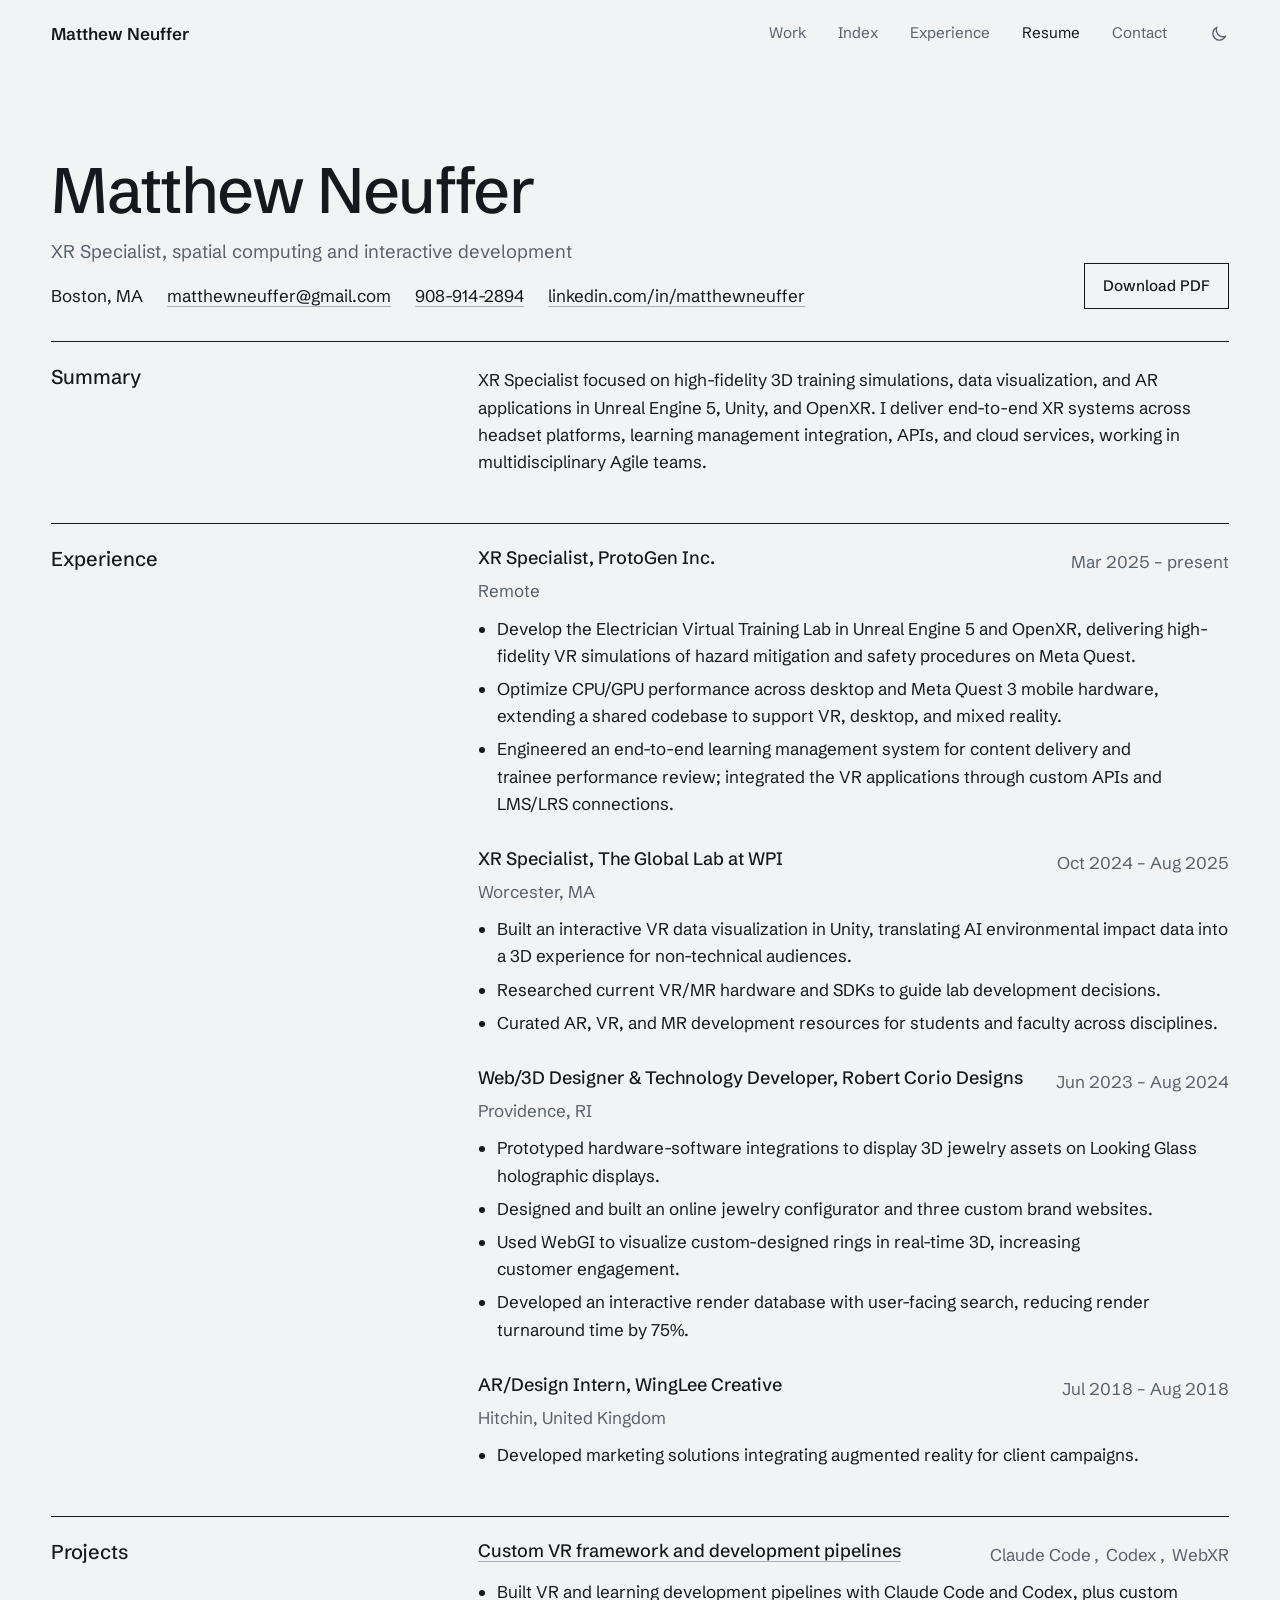
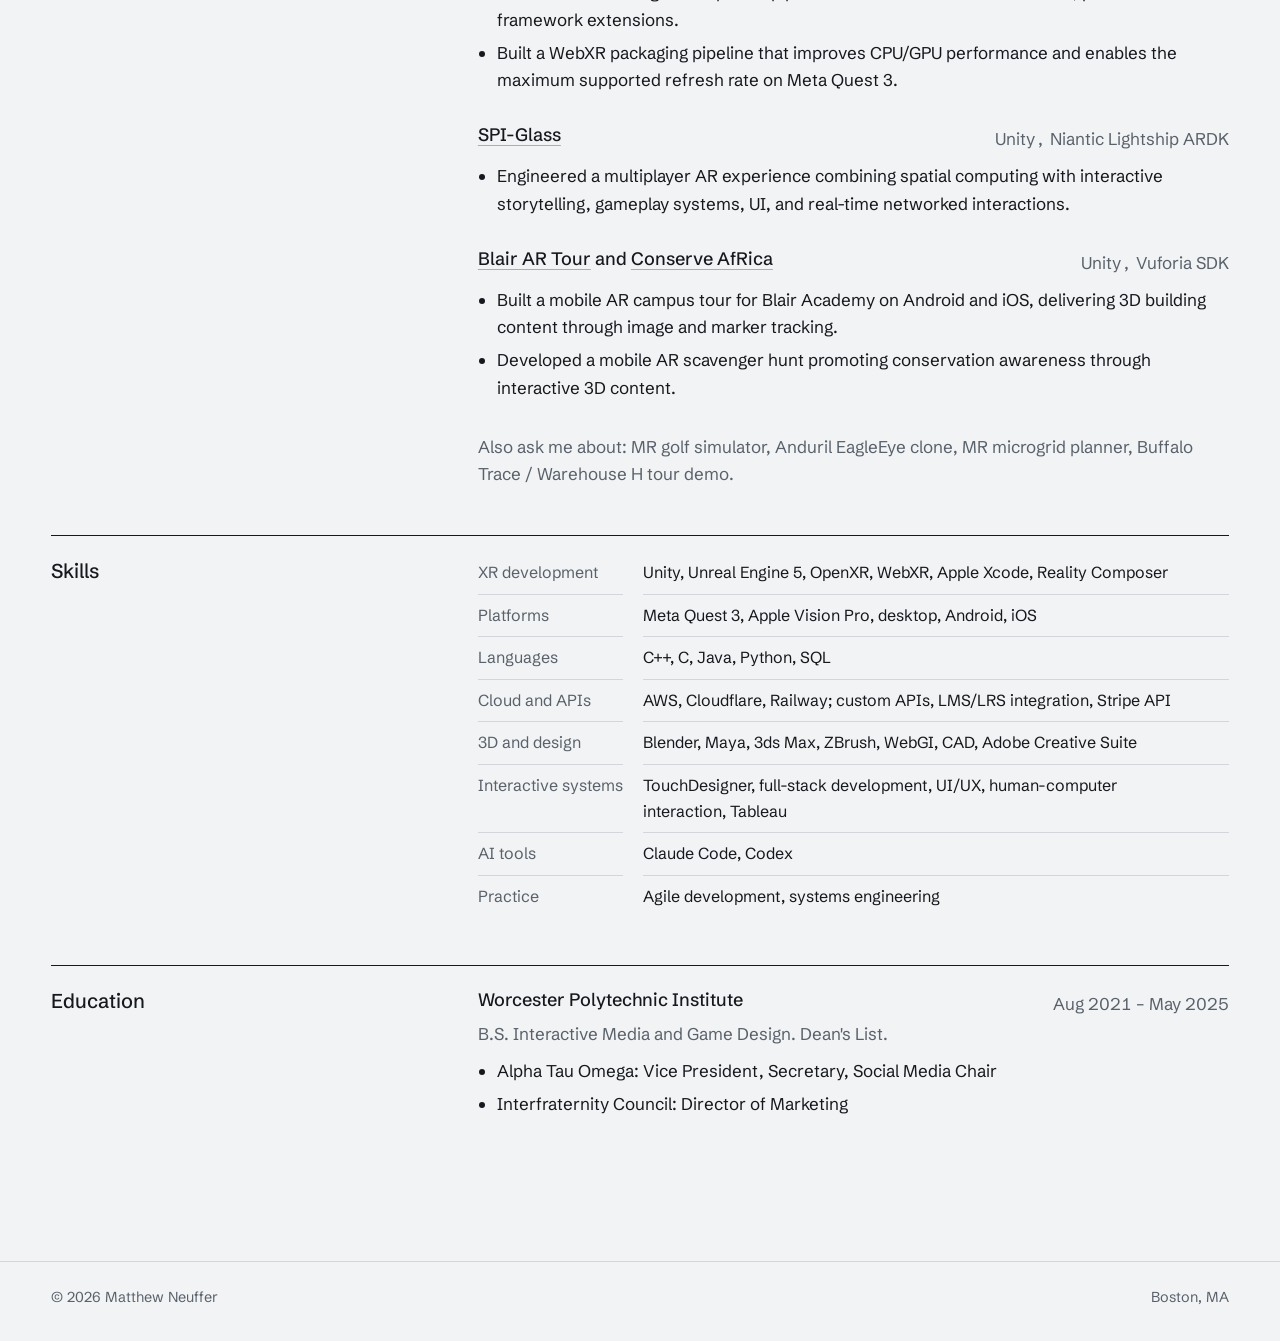
<file: resume.html>
<!DOCTYPE html>
<html lang="en">

<head>
    <meta charset="UTF-8">
    <meta name="viewport" content="width=device-width, initial-scale=1.0">
    <title>Resume, Matthew Neuffer</title>
    <meta name="description" content="Resume of Matthew Neuffer, XR Specialist: VR, AR, and mixed reality in Unreal Engine 5, Unity, and OpenXR.">
    <link rel="icon" href="images/MN.jpg">
    <script>
        try { if (localStorage.getItem('theme') === 'dark') document.documentElement.dataset.theme = 'dark'; } catch (e) { }
    </script>
    <link rel="preconnect" href="https://fonts.googleapis.com">
    <link rel="preconnect" href="https://fonts.gstatic.com" crossorigin>
    <link href="https://fonts.googleapis.com/css2?family=Schibsted+Grotesk:ital,wght@0,400..800;1,400..800&display=swap" rel="stylesheet">
    <link rel="stylesheet" href="styles.css">
    <!-- Matomo -->
    <script>
        var _paq = window._paq = window._paq || [];
        _paq.push(['trackPageView']);
        _paq.push(['enableLinkTracking']);
        (function () {
            var u = "//analytics.matthewneuffer.com/";
            _paq.push(['setTrackerUrl', u + 'matomo.php']);
            _paq.push(['setSiteId', '1']);
            var d = document, g = d.createElement('script'), s = d.getElementsByTagName('script')[0];
            g.async = true; g.src = u + 'matomo.js'; s.parentNode.insertBefore(g, s);
        })();
    </script>
    <!-- End Matomo Code -->
</head>

<body>
    <header class="site-nav">
        <div class="nav-inner">
            <a class="nav-name" href="index.html">Matthew Neuffer</a>
            <nav class="nav-links" id="nav-links" aria-label="Main">
                <a href="index.html#work">Work</a>
                <a href="index.html#index">Index</a>
                <a href="index.html#experience">Experience</a>
                <a href="resume.html" aria-current="page">Resume</a>
                <a href="index.html#contact">Contact</a>
            </nav>
            <button class="theme-toggle" type="button" aria-label="Switch to dark theme">
                <svg class="icon-moon" viewBox="0 0 24 24" width="20" height="20" aria-hidden="true"><path d="M20 14.5A8 8 0 0 1 9.5 4a8 8 0 1 0 10.5 10.5z" fill="none" stroke="currentColor" stroke-width="1.6" stroke-linejoin="round"/></svg>
                <svg class="icon-sun" viewBox="0 0 24 24" width="20" height="20" aria-hidden="true"><circle cx="12" cy="12" r="4" fill="none" stroke="currentColor" stroke-width="1.6"/><path d="M12 2.5v2.5M12 19v2.5M2.5 12H5M19 12h2.5M5.3 5.3l1.8 1.8M16.9 16.9l1.8 1.8M5.3 18.7l1.8-1.8M16.9 7.1l1.8-1.8" stroke="currentColor" stroke-width="1.6" stroke-linecap="round"/></svg>
            </button>
            <button class="nav-toggle" type="button" aria-controls="nav-links" aria-expanded="false">Menu</button>
        </div>
    </header>

    <main class="doc">
        <header class="doc-head">
            <div>
                <h1>Matthew Neuffer</h1>
                <p class="role">XR Specialist, spatial computing and interactive development</p>
                <ul class="doc-contact">
                    <li>Boston, MA</li>
                    <li><a href="mailto:matthewneuffer@gmail.com">matthewneuffer@gmail.com</a></li>
                    <li><a href="tel:+19089142894">908-914-2894</a></li>
                    <li><a href="https://www.linkedin.com/in/matthewneuffer">linkedin.com/in/matthewneuffer</a></li>
                </ul>
            </div>
            <a class="button" href="Resume/Matthew Neuffer Resume.pdf" download>Download PDF</a>
        </header>

        <section class="doc-section">
            <h2>Summary</h2>
            <div>
                <p>XR Specialist focused on high-fidelity 3D training simulations, data visualization, and AR applications in Unreal Engine 5, Unity, and OpenXR. I deliver end-to-end XR systems across headset platforms, learning management integration, APIs, and cloud services, working in multidisciplinary Agile teams.</p>
            </div>
        </section>

        <section class="doc-section">
            <h2>Experience</h2>
            <div>
                <div class="entry">
                    <div class="entry-head">
                        <h3>XR Specialist, ProtoGen Inc.</h3>
                        <span class="when">Mar 2025 – present</span>
                    </div>
                    <p class="where">Remote</p>
                    <ul>
                        <li>Develop the Electrician Virtual Training Lab in Unreal Engine 5 and OpenXR, delivering high-fidelity VR simulations of hazard mitigation and safety procedures on Meta Quest.</li>
                        <li>Optimize CPU/GPU performance across desktop and Meta Quest 3 mobile hardware, extending a shared codebase to support VR, desktop, and mixed reality.</li>
                        <li>Engineered an end-to-end learning management system for content delivery and trainee performance review; integrated the VR applications through custom APIs and LMS/LRS connections.</li>
                    </ul>
                </div>
                <div class="entry">
                    <div class="entry-head">
                        <h3>XR Specialist, The Global Lab at WPI</h3>
                        <span class="when">Oct 2024 – Aug 2025</span>
                    </div>
                    <p class="where">Worcester, MA</p>
                    <ul>
                        <li>Built an interactive VR data visualization in Unity, translating AI environmental impact data into a 3D experience for non-technical audiences.</li>
                        <li>Researched current VR/MR hardware and SDKs to guide lab development decisions.</li>
                        <li>Curated AR, VR, and MR development resources for students and faculty across disciplines.</li>
                    </ul>
                </div>
                <div class="entry">
                    <div class="entry-head">
                        <h3>Web/3D Designer &amp; Technology Developer, Robert Corio Designs</h3>
                        <span class="when">Jun 2023 – Aug 2024</span>
                    </div>
                    <p class="where">Providence, RI</p>
                    <ul>
                        <li>Prototyped hardware-software integrations to display 3D jewelry assets on Looking Glass holographic displays.</li>
                        <li>Designed and built an online jewelry configurator and three custom brand websites.</li>
                        <li>Used WebGI to visualize custom-designed rings in real-time 3D, increasing customer engagement.</li>
                        <li>Developed an interactive render database with user-facing search, reducing render turnaround time by 75%.</li>
                    </ul>
                </div>
                <div class="entry">
                    <div class="entry-head">
                        <h3>AR/Design Intern, WingLee Creative</h3>
                        <span class="when">Jul 2018 – Aug 2018</span>
                    </div>
                    <p class="where">Hitchin, United Kingdom</p>
                    <ul>
                        <li>Developed marketing solutions integrating augmented reality for client campaigns.</li>
                    </ul>
                </div>
            </div>
        </section>

        <section class="doc-section">
            <h2>Projects</h2>
            <div>
                <div class="entry">
                    <div class="entry-head">
                        <h3><a href="index.html#project/vr-framework-webxr-pipeline">Custom VR framework and development pipelines</a></h3>
                        <span class="when">Claude Code, Codex, WebXR</span>
                    </div>
                    <ul>
                        <li>Built VR and learning development pipelines with Claude Code and Codex, plus custom framework extensions.</li>
                        <li>Built a WebXR packaging pipeline that improves CPU/GPU performance and enables the maximum supported refresh rate on Meta Quest 3.</li>
                    </ul>
                </div>
                <div class="entry">
                    <div class="entry-head">
                        <h3><a href="index.html#project/spi-glass">SPI-Glass</a></h3>
                        <span class="when">Unity, Niantic Lightship ARDK</span>
                    </div>
                    <ul>
                        <li>Engineered a multiplayer AR experience combining spatial computing with interactive storytelling, gameplay systems, UI, and real-time networked interactions.</li>
                    </ul>
                </div>
                <div class="entry">
                    <div class="entry-head">
                        <h3><a href="index.html#project/blair-ar-tour">Blair AR Tour</a> and <a href="index.html#project/conserve-africa">Conserve AfRica</a></h3>
                        <span class="when">Unity, Vuforia SDK</span>
                    </div>
                    <ul>
                        <li>Built a mobile AR campus tour for Blair Academy on Android and iOS, delivering 3D building content through image and marker tracking.</li>
                        <li>Developed a mobile AR scavenger hunt promoting conservation awareness through interactive 3D content.</li>
                    </ul>
                </div>
                <div class="entry">
                    <p class="where">Also ask me about: MR golf simulator, Anduril EagleEye clone, MR microgrid planner, Buffalo Trace / Warehouse H tour demo.</p>
                </div>
            </div>
        </section>

        <section class="doc-section">
            <h2>Skills</h2>
            <dl class="specs">
                <dt>XR development</dt><dd>Unity, Unreal Engine 5, OpenXR, WebXR, Apple Xcode, Reality Composer</dd>
                <dt>Platforms</dt><dd>Meta Quest 3, Apple Vision Pro, desktop, Android, iOS</dd>
                <dt>Languages</dt><dd>C++, C, Java, Python, SQL</dd>
                <dt>Cloud and APIs</dt><dd>AWS, Cloudflare, Railway; custom APIs, LMS/LRS integration, Stripe API</dd>
                <dt>3D and design</dt><dd>Blender, Maya, 3ds Max, ZBrush, WebGI, CAD, Adobe Creative Suite</dd>
                <dt>Interactive systems</dt><dd>TouchDesigner, full-stack development, UI/UX, human-computer interaction, Tableau</dd>
                <dt>AI tools</dt><dd>Claude Code, Codex</dd>
                <dt>Practice</dt><dd>Agile development, systems engineering</dd>
            </dl>
        </section>

        <section class="doc-section">
            <h2>Education</h2>
            <div>
                <div class="entry">
                    <div class="entry-head">
                        <h3>Worcester Polytechnic Institute</h3>
                        <span class="when">Aug 2021 – May 2025</span>
                    </div>
                    <p class="where">B.S. Interactive Media and Game Design. Dean's List.</p>
                    <ul>
                        <li>Alpha Tau Omega: Vice President, Secretary, Social Media Chair</li>
                        <li>Interfraternity Council: Director of Marketing</li>
                    </ul>
                </div>
            </div>
        </section>
    </main>

    <footer class="site-footer">
        <p>&copy; <span data-year>2026</span> Matthew Neuffer</p>
        <p>Boston, MA</p>
    </footer>

    <script src="script.js"></script>
</body>

</html>
</file>
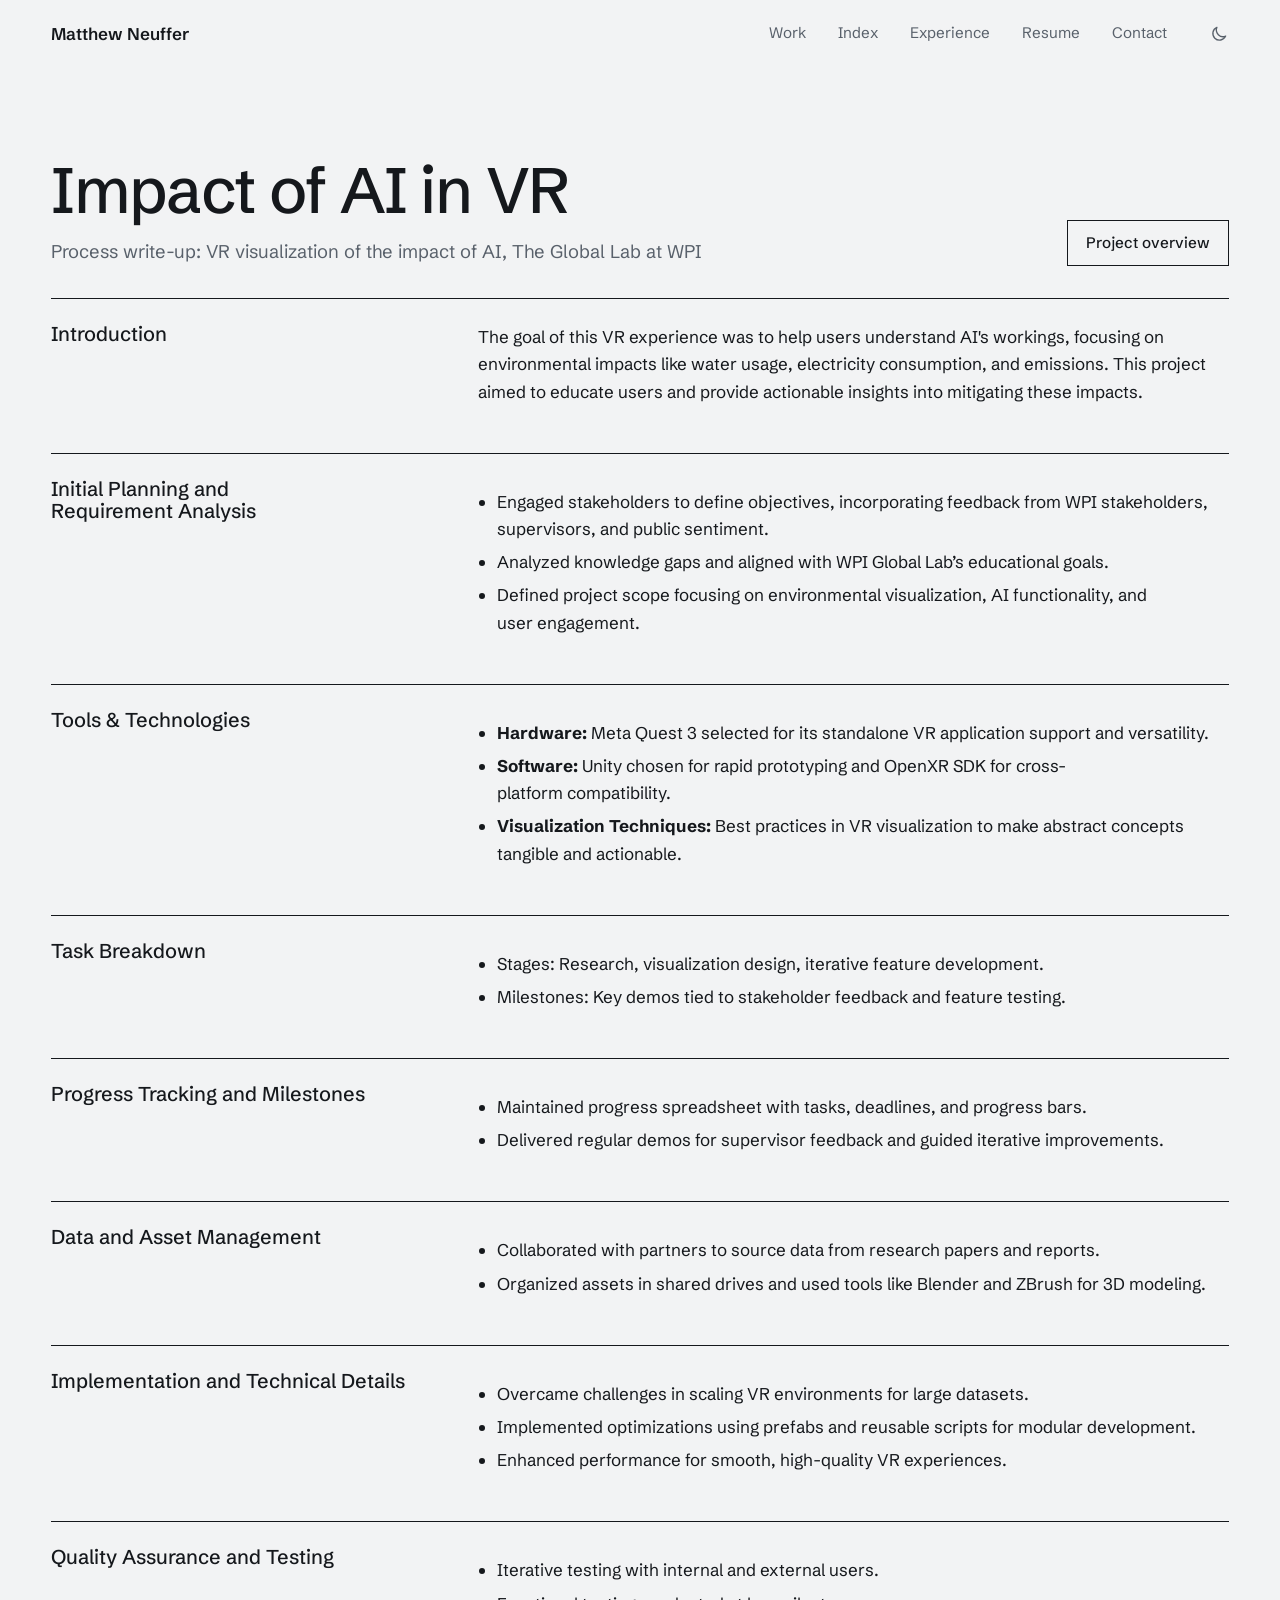
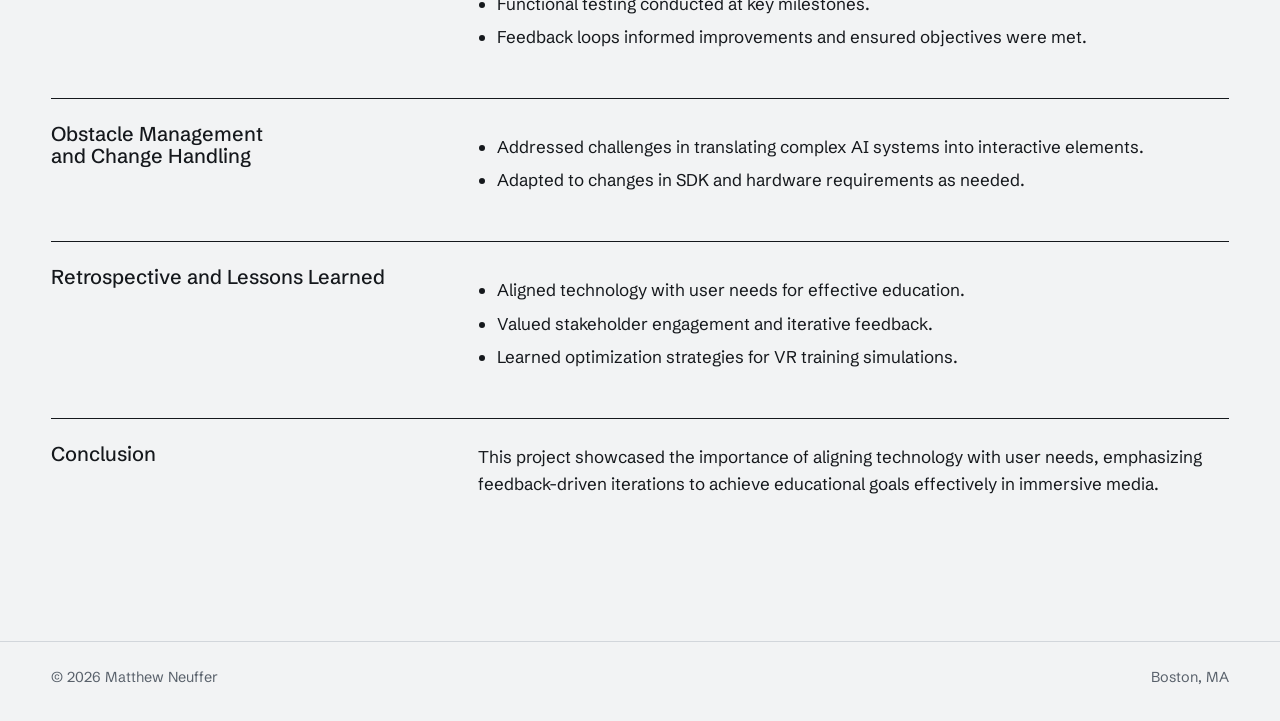
<file: workprocess.html>
<!DOCTYPE html>
<html lang="en">

<head>
    <meta charset="UTF-8">
    <meta name="viewport" content="width=device-width, initial-scale=1.0">
    <title>Impact of AI in VR: process, Matthew Neuffer</title>
    <meta name="description" content="How the Impact of AI VR experience was planned, built, and tested at the WPI Global Lab.">
    <link rel="icon" href="images/MN.jpg">
    <script>
        try { if (localStorage.getItem('theme') === 'dark') document.documentElement.dataset.theme = 'dark'; } catch (e) { }
    </script>
    <link rel="preconnect" href="https://fonts.googleapis.com">
    <link rel="preconnect" href="https://fonts.gstatic.com" crossorigin>
    <link href="https://fonts.googleapis.com/css2?family=Schibsted+Grotesk:ital,wght@0,400..800;1,400..800&display=swap" rel="stylesheet">
    <link rel="stylesheet" href="styles.css">
    <!-- Matomo -->
    <script>
        var _paq = window._paq = window._paq || [];
        _paq.push(['trackPageView']);
        _paq.push(['enableLinkTracking']);
        (function () {
            var u = "//analytics.matthewneuffer.com/";
            _paq.push(['setTrackerUrl', u + 'matomo.php']);
            _paq.push(['setSiteId', '1']);
            var d = document, g = d.createElement('script'), s = d.getElementsByTagName('script')[0];
            g.async = true; g.src = u + 'matomo.js'; s.parentNode.insertBefore(g, s);
        })();
    </script>
    <!-- End Matomo Code -->
</head>

<body>
    <header class="site-nav">
        <div class="nav-inner">
            <a class="nav-name" href="index.html">Matthew Neuffer</a>
            <nav class="nav-links" id="nav-links" aria-label="Main">
                <a href="index.html#work">Work</a>
                <a href="index.html#index">Index</a>
                <a href="index.html#experience">Experience</a>
                <a href="resume.html">Resume</a>
                <a href="index.html#contact">Contact</a>
            </nav>
            <button class="theme-toggle" type="button" aria-label="Switch to dark theme">
                <svg class="icon-moon" viewBox="0 0 24 24" width="20" height="20" aria-hidden="true"><path d="M20 14.5A8 8 0 0 1 9.5 4a8 8 0 1 0 10.5 10.5z" fill="none" stroke="currentColor" stroke-width="1.6" stroke-linejoin="round"/></svg>
                <svg class="icon-sun" viewBox="0 0 24 24" width="20" height="20" aria-hidden="true"><circle cx="12" cy="12" r="4" fill="none" stroke="currentColor" stroke-width="1.6"/><path d="M12 2.5v2.5M12 19v2.5M2.5 12H5M19 12h2.5M5.3 5.3l1.8 1.8M16.9 16.9l1.8 1.8M5.3 18.7l1.8-1.8M16.9 7.1l1.8-1.8" stroke="currentColor" stroke-width="1.6" stroke-linecap="round"/></svg>
            </button>
            <button class="nav-toggle" type="button" aria-controls="nav-links" aria-expanded="false">Menu</button>
        </div>
    </header>

    <main class="doc">
        <header class="doc-head">
            <div>
                <h1>Impact of AI in VR</h1>
                <p class="role">Process write-up: VR visualization of the impact of AI, The Global Lab at WPI</p>
            </div>
            <a class="button" href="index.html#project/impact-of-ai">Project overview</a>
        </header>

        <section class="doc-section" id="introduction">
            <h2>Introduction</h2>
            <div>
                <p>The goal of this VR experience was to help users understand AI's workings, focusing on environmental impacts like water usage, electricity consumption, and emissions. This project aimed to educate users and provide actionable insights into mitigating these impacts.</p>
            </div>
        </section>

        <section class="doc-section" id="planning">
            <h2>Initial Planning and Requirement Analysis</h2>
            <div>
                <ul>
                <li>Engaged stakeholders to define objectives, incorporating feedback from WPI stakeholders, supervisors, and public sentiment.</li>
                <li>Analyzed knowledge gaps and aligned with WPI Global Lab’s educational goals.</li>
                <li>Defined project scope focusing on environmental visualization, AI functionality, and user engagement.</li>
                </ul>
            </div>
        </section>

        <section class="doc-section" id="tools">
            <h2>Tools & Technologies</h2>
            <div>
                <ul>
                <li><b>Hardware:</b> Meta Quest 3 selected for its standalone VR application support and versatility.</li>
                <li><b>Software:</b> Unity chosen for rapid prototyping and OpenXR SDK for cross-platform compatibility.</li>
                <li><b>Visualization Techniques:</b> Best practices in VR visualization to make abstract concepts tangible and actionable.</li>
                </ul>
            </div>
        </section>

        <section class="doc-section" id="tasks">
            <h2>Task Breakdown</h2>
            <div>
                <ul>
                <li>Stages: Research, visualization design, iterative feature development.</li>
                <li>Milestones: Key demos tied to stakeholder feedback and feature testing.</li>
                </ul>
            </div>
        </section>

        <section class="doc-section" id="progress">
            <h2>Progress Tracking and Milestones</h2>
            <div>
                <ul>
                <li>Maintained progress spreadsheet with tasks, deadlines, and progress bars.</li>
                <li>Delivered regular demos for supervisor feedback and guided iterative improvements.</li>
                </ul>
            </div>
        </section>

        <section class="doc-section" id="data">
            <h2>Data and Asset Management</h2>
            <div>
                <ul>
                <li>Collaborated with partners to source data from research papers and reports.</li>
                <li>Organized assets in shared drives and used tools like Blender and ZBrush for 3D modeling.</li>
                </ul>
            </div>
        </section>

        <section class="doc-section" id="implementation">
            <h2>Implementation and Technical Details</h2>
            <div>
                <ul>
                <li>Overcame challenges in scaling VR environments for large datasets.</li>
                <li>Implemented optimizations using prefabs and reusable scripts for modular development.</li>
                <li>Enhanced performance for smooth, high-quality VR experiences.</li>
                </ul>
            </div>
        </section>

        <section class="doc-section" id="quality">
            <h2>Quality Assurance and Testing</h2>
            <div>
                <ul>
                <li>Iterative testing with internal and external users.</li>
                <li>Functional testing conducted at key milestones.</li>
                <li>Feedback loops informed improvements and ensured objectives were met.</li>
                </ul>
            </div>
        </section>

        <section class="doc-section" id="obstacles">
            <h2>Obstacle Management and Change Handling</h2>
            <div>
                <ul>
                <li>Addressed challenges in translating complex AI systems into interactive elements.</li>
                <li>Adapted to changes in SDK and hardware requirements as needed.</li>
                </ul>
            </div>
        </section>

        <section class="doc-section" id="lessons">
            <h2>Retrospective and Lessons Learned</h2>
            <div>
                <ul>
                <li>Aligned technology with user needs for effective education.</li>
                <li>Valued stakeholder engagement and iterative feedback.</li>
                <li>Learned optimization strategies for VR training simulations.</li>
                </ul>
            </div>
        </section>

        <section class="doc-section" id="conclusion">
            <h2>Conclusion</h2>
            <div>
                <p>This project showcased the importance of aligning technology with user needs, emphasizing feedback-driven iterations to achieve educational goals effectively in immersive media.</p>
            </div>
        </section>
    </main>

    <footer class="site-footer">
        <p>&copy; <span data-year>2026</span> Matthew Neuffer</p>
        <p>Boston, MA</p>
    </footer>

    <script src="script.js"></script>
</body>

</html>
</file>
<file: styles.css>
/* ───────────────────────────── Tokens */

:root {
    --bg: #f2f3f4;
    --plate: #e7e9ec;
    --surface: #e9ebee;
    --line: #d2d6db;
    --line-strong: #a7aeb7;
    --text: #15181c;
    --muted: #59616b;
    --accent: #2b44e0;
    --on-accent: #ffffff;

    --scene-shade: #c9ced5;
    --scene-light: #f8f9fa;
    --scene-ink: #1d232b;
    --scene-ink-alpha: 0.55;
    --holo: #2b44e0;
    --holo-2: #18257a;

    --sans: 'Schibsted Grotesk', system-ui, -apple-system, 'Segoe UI', sans-serif;

    --page: 1280px;
    --gutter: clamp(16px, 4vw, 56px);
    --nav-h: 68px;
    color-scheme: light;
}

:root[data-theme="dark"] {
    --bg: #15181c;
    --plate: #1b1f24;
    --surface: #1d2127;
    --line: #2c3239;
    --line-strong: #4a525d;
    --text: #eceef0;
    --muted: #9ba3ad;
    --accent: #8597ff;
    --on-accent: #0d1233;

    --scene-shade: #1e2329;
    --scene-light: #3b424c;
    --scene-ink: #d6dce4;
    --scene-ink-alpha: 0.32;
    --holo: #8aa2ff;
    --holo-2: #dfe5ff;
    color-scheme: dark;
}

/* ───────────────────────────── Base */

*,
*::before,
*::after {
    box-sizing: border-box;
}

* {
    margin: 0;
}

html {
    scroll-behavior: smooth;
    scroll-padding-top: calc(var(--nav-h) + 24px);
    -webkit-text-size-adjust: 100%;
}

body {
    background: var(--bg);
    color: var(--text);
    font-family: var(--sans);
    font-size: 1.0625rem;
    line-height: 1.6;
    -webkit-font-smoothing: antialiased;
    overflow-x: hidden;
}

img,
svg,
canvas,
iframe,
video {
    display: block;
    max-width: 100%;
}

a {
    color: inherit;
    text-decoration-line: underline;
    text-decoration-color: var(--line-strong);
    text-underline-offset: 0.22em;
    text-decoration-thickness: 1px;
}

a:hover {
    text-decoration-color: currentColor;
}

:focus-visible {
    outline: 2px solid var(--accent);
    outline-offset: 3px;
}

button {
    font: inherit;
    color: inherit;
}

h1,
h2,
h3 {
    font-weight: 500;
    line-height: 1.12;
    text-wrap: balance;
}

p,
li,
dd {
    text-wrap: pretty;
}

ul[class],
ol[class] {
    list-style: none;
    padding: 0;
}

.skip-link {
    position: absolute;
    left: var(--gutter);
    top: -100px;
    z-index: 200;
    background: var(--text);
    color: var(--bg);
    padding: 8px 14px;
}

.skip-link:focus {
    top: 12px;
}

/* ───────────────────────────── Navigation */

.site-nav {
    position: fixed;
    inset: 0 0 auto 0;
    z-index: 100;
    height: var(--nav-h);
    background: color-mix(in srgb, var(--bg) 88%, transparent);
    backdrop-filter: blur(12px);
    -webkit-backdrop-filter: blur(12px);
    border-bottom: 1px solid transparent;
    transition: border-color 0.2s;
}

.site-nav.is-scrolled {
    border-bottom-color: var(--line);
}

.nav-inner {
    max-width: var(--page);
    height: 100%;
    margin: 0 auto;
    padding: 0 var(--gutter);
    display: flex;
    align-items: center;
    gap: clamp(16px, 2.5vw, 32px);
}

.nav-name {
    font-weight: 600;
    text-decoration: none;
    margin-right: auto;
}

.nav-links {
    display: flex;
    gap: clamp(16px, 2.5vw, 32px);
}

.nav-links a,
.theme-toggle,
.nav-toggle {
    text-decoration: none;
    color: var(--muted);
    font-size: 0.95rem;
}

.nav-links a:hover,
.nav-links a[aria-current="page"],
.theme-toggle:hover,
.nav-toggle:hover {
    color: var(--text);
}

.theme-toggle,
.nav-toggle {
    background: none;
    border: 0;
    padding: 10px 0;
    cursor: pointer;
}

.theme-toggle {
    display: grid;
    place-items: center;
    width: 40px;
    height: 40px;
    padding: 0;
    margin-right: -10px;
}

.theme-toggle .icon-sun,
:root[data-theme="dark"] .theme-toggle .icon-moon {
    display: none;
}

:root[data-theme="dark"] .theme-toggle .icon-sun {
    display: block;
}

.nav-toggle {
    display: none;
}

@media (max-width: 760px) {
    .nav-toggle {
        display: block;
    }

    .nav-links {
        position: absolute;
        top: var(--nav-h);
        left: 0;
        right: 0;
        flex-direction: column;
        gap: 0;
        padding: 4px var(--gutter) 16px;
        background: var(--bg);
        border-bottom: 1px solid var(--line);
        display: none;
    }

    .nav-links.is-open {
        display: flex;
    }

    .nav-links a {
        padding: 12px 0;
        font-size: 1.2rem;
        color: var(--text);
        border-top: 1px solid var(--line);
    }

    .nav-links a:first-child {
        border-top: 0;
    }
}

/* ───────────────────────────── Hero */

.hero {
    max-width: var(--page);
    margin: 0 auto;
    padding: calc(var(--nav-h) + clamp(32px, 6vh, 72px)) var(--gutter) clamp(48px, 8vh, 96px);
    display: grid;
    grid-template-columns: minmax(0, 5fr) minmax(0, 7fr);
    gap: clamp(32px, 4vw, 64px);
    align-items: center;
    min-height: min(100svh, 980px);
}

.hero h1 {
    font-size: clamp(2.1rem, 3.6vw, 3.5rem);
    letter-spacing: -0.022em;
    line-height: 1.08;
}

.hero-lede {
    margin-top: 28px;
    max-width: 30em;
    color: var(--muted);
    font-size: 1.125rem;
}

.hero-links {
    margin-top: 32px;
    display: flex;
    flex-direction: column;
    border-top: 1px solid var(--line);
    max-width: 26em;
}

.hero-links li {
    border-bottom: 1px solid var(--line);
}

.hero-links a {
    display: block;
    padding: 12px 0;
    text-decoration: none;
    font-weight: 500;
}

.hero-links a:hover {
    color: var(--accent);
}

.hero-figure {
    margin-right: calc(-1 * var(--gutter));
}

.hero-canvas {
    position: relative;
    aspect-ratio: 5 / 4;
    max-height: calc(100svh - var(--nav-h) - 140px);
    min-height: 340px;
    width: 100%;
    background: var(--plate);
}

.hero-canvas canvas {
    position: absolute;
    inset: 0;
    width: 100%;
    height: 100%;
    cursor: crosshair;
    touch-action: pan-y;
    opacity: 0;
    transition: opacity 0.6s;
}

.hero-figure.is-ready canvas {
    opacity: 1;
}

.hero-figure.is-unavailable {
    display: none;
}

.scene-label {
    margin-top: 14px;
    padding-right: var(--gutter);
    font-weight: 500;
}

.hero-figure figcaption {
    margin-top: 4px;
    max-width: 40em;
    padding-right: var(--gutter);
    font-size: 0.875rem;
    color: var(--muted);
}

@media (max-width: 900px) {
    .hero {
        grid-template-columns: minmax(0, 1fr);
        min-height: 0;
    }

    .hero-figure {
        margin-left: calc(-1 * var(--gutter));
    }

    .hero-canvas {
        aspect-ratio: 4 / 3;
        max-height: none;
    }

    .hero-figure figcaption,
    .scene-label {
        padding-left: var(--gutter);
    }
}

/* ───────────────────────────── Sections */

.section {
    max-width: var(--page);
    margin: 0 auto;
    padding: clamp(80px, 11vw, 144px) var(--gutter) 0;
}

.section-head {
    display: grid;
    grid-template-columns: minmax(0, 5fr) minmax(0, 7fr);
    gap: 12px clamp(32px, 4vw, 64px);
    align-items: baseline;
    padding-top: 20px;
    margin-bottom: clamp(36px, 5vw, 56px);
    border-top: 1px solid var(--text);
}

.section-head h2 {
    font-size: clamp(1.75rem, 2.8vw, 2.5rem);
    letter-spacing: -0.018em;
}

.section-head p {
    color: var(--muted);
    max-width: 34em;
}

@media (max-width: 760px) {
    .section-head {
        grid-template-columns: minmax(0, 1fr);
    }
}

/* ───────────────────────────── About */

.about {
    display: grid;
    grid-template-columns: minmax(0, 5fr) minmax(0, 7fr);
    gap: 32px clamp(32px, 4vw, 64px);
    align-items: start;
}

.portrait {
    position: relative;
    aspect-ratio: 1;
    max-width: 460px;
    background: #000;
    overflow: hidden;
    cursor: crosshair;
}

.portrait img,
.portrait canvas {
    position: absolute;
    inset: 0;
    width: 100%;
    height: 100%;
    object-fit: cover;
}

.about-copy p {
    max-width: 34em;
    font-size: 1.125rem;
}

.about-copy p + p {
    margin-top: 16px;
}

.about-copy p:last-child {
    color: var(--muted);
}

@media (max-width: 760px) {
    .about {
        grid-template-columns: minmax(0, 1fr);
    }
}

/* ───────────────────────────── Featured: 2 x 2 grid */

.featured {
    display: grid;
    grid-template-columns: repeat(2, minmax(0, 1fr));
    gap: clamp(48px, 6vw, 72px) clamp(24px, 3vw, 40px);
}

.case-media {
    position: relative;
    display: block;
    width: 100%;
    padding: 0;
    border: 0;
    background: var(--surface);
    cursor: pointer;
    aspect-ratio: 16 / 10;
    overflow: hidden;
}

.case-media img {
    width: 100%;
    height: 100%;
    object-fit: cover;
    transition: transform 0.6s cubic-bezier(.2, .7, .2, 1);
}

.case-media img[data-fit="contain"] {
    object-fit: contain;
    padding: 8%;
}

.case-media:hover img {
    transform: scale(1.02);
}

/* Typographic cover for projects without imagery */
.case-media.is-type {
    background-color: var(--plate);
    background-image:
        linear-gradient(var(--line) 1px, transparent 1px),
        linear-gradient(90deg, var(--line) 1px, transparent 1px);
    background-size: 40px 40px;
    background-position: -1px -1px;
}

.case-type {
    position: absolute;
    left: 7%;
    right: 7%;
    bottom: 9%;
    display: flex;
    flex-direction: column;
    text-align: left;
    font-size: clamp(1.4rem, 2.6vw, 2.25rem);
    font-weight: 500;
    letter-spacing: -0.02em;
    line-height: 1.1;
}

.case-type span:not(:first-child) {
    color: var(--muted);
}

.case h3 {
    margin-top: 18px;
    font-size: clamp(1.25rem, 1.7vw, 1.5rem);
    letter-spacing: -0.012em;
}

.case-link {
    padding: 0;
    border: 0;
    background: none;
    text-align: left;
    cursor: pointer;
    font-weight: inherit;
    letter-spacing: inherit;
    line-height: inherit;
}

.case:hover .case-link {
    text-decoration: underline;
    text-decoration-thickness: 1px;
    text-underline-offset: 0.18em;
}

.case-meta {
    margin-top: 4px;
    color: var(--muted);
    font-size: 0.95rem;
}

.case-summary {
    margin-top: 10px;
    max-width: 34em;
}

@media (max-width: 760px) {
    .featured {
        grid-template-columns: minmax(0, 1fr);
    }
}

.text-button {
    margin-top: 16px;
}

.case-body .specs {
    margin-top: 0;
}

.case-text-only .case-body {
    padding-top: 24px;
    border-top: 1px solid var(--line);
}

@media (max-width: 900px) {
    .case-body {
        grid-template-columns: minmax(0, 1fr);
    }

    .case-media {
        aspect-ratio: 16 / 10;
    }
}

.text-button {
    display: inline-block;
    padding: 0;
    border: 0;
    background: none;
    cursor: pointer;
    font-weight: 600;
    text-decoration: underline;
    text-decoration-color: var(--line-strong);
    text-underline-offset: 0.22em;
    text-decoration-thickness: 1px;
}

.text-button:hover {
    color: var(--accent);
    text-decoration-color: currentColor;
}

/* Key/value table, used on case studies, project pages, and the resume */
.specs {
    display: grid;
    grid-template-columns: max-content 1fr;
    gap: 0 20px;
    margin-top: 24px;
    font-size: 0.92rem;
}

.specs dt,
.specs dd {
    padding: 8px 0;
    border-top: 1px solid var(--line);
}

.specs dt {
    color: var(--muted);
}

/* ───────────────────────────── Index */

.filters {
    display: flex;
    flex-wrap: wrap;
    gap: 6px 24px;
    margin-bottom: 24px;
}

.filter {
    padding: 6px 0;
    border: 0;
    border-bottom: 1px solid transparent;
    background: none;
    cursor: pointer;
    color: var(--muted);
}

.filter:hover {
    color: var(--text);
}

.filter[aria-pressed="true"] {
    color: var(--text);
    border-bottom-color: var(--text);
}

.filter .count {
    font-size: 0.75em;
    vertical-align: super;
    margin-left: 2px;
    font-variant-numeric: tabular-nums;
}

.index-list {
    border-bottom: 1px solid var(--line);
}

.index-list li[hidden] {
    display: none;
}

.index-row {
    display: grid;
    grid-template-columns: 112px minmax(0, 1fr) minmax(0, 13rem) minmax(0, 11rem);
    gap: 4px 24px;
    align-items: center;
    width: 100%;
    padding: 14px 0;
    border: 0;
    border-top: 1px solid var(--line);
    background: none;
    text-align: left;
    cursor: pointer;
}

.index-row:hover {
    background: color-mix(in srgb, var(--surface) 70%, transparent);
}

.index-thumb {
    width: 112px;
    aspect-ratio: 4 / 3;
    background: var(--surface);
    overflow: hidden;
}

.index-thumb img {
    width: 100%;
    height: 100%;
    object-fit: cover;
}

.index-thumb img[data-fit="contain"] {
    object-fit: contain;
}

.index-title {
    font-size: 1.125rem;
    font-weight: 500;
    line-height: 1.3;
}

.index-row:hover .index-title {
    text-decoration: underline;
    text-decoration-thickness: 1px;
    text-underline-offset: 0.2em;
}

.index-summary {
    display: block;
    margin-top: 2px;
    color: var(--muted);
    font-size: 0.92rem;
    line-height: 1.45;
}

.index-type,
.index-when {
    color: var(--muted);
    font-size: 0.92rem;
}

@media (max-width: 900px) {
    .index-row {
        grid-template-columns: 96px minmax(0, 1fr);
        align-items: start;
    }

    .index-thumb {
        width: 96px;
        grid-row: span 3;
    }

    .index-summary {
        display: none;
    }
}

.ask-about {
    margin-top: 32px;
    max-width: 44em;
    color: var(--muted);
}

/* ───────────────────────────── Experience */

.timeline > li {
    display: grid;
    grid-template-columns: minmax(0, 5fr) minmax(0, 7fr);
    gap: 8px clamp(32px, 4vw, 64px);
    padding: 28px 0;
    border-top: 1px solid var(--line);
}

.timeline > li:first-child {
    border-top: 0;
    padding-top: 0;
}

.timeline .when {
    font-variant-numeric: tabular-nums;
    color: var(--muted);
}

.timeline h3 {
    font-size: 1.25rem;
}

.timeline .where {
    color: var(--muted);
    margin-top: 4px;
}

.timeline ul {
    margin-top: 12px;
    padding-left: 1.1em;
    max-width: 40em;
}

.timeline ul li + li {
    margin-top: 6px;
}

.timeline ul li::marker {
    color: var(--line-strong);
}

@media (max-width: 760px) {
    .timeline > li {
        grid-template-columns: minmax(0, 1fr);
    }
}

/* ───────────────────────────── Stack */

.stack > div {
    display: grid;
    grid-template-columns: minmax(0, 5fr) minmax(0, 7fr);
    gap: 4px clamp(32px, 4vw, 64px);
    padding: 14px 0;
    border-top: 1px solid var(--line);
}

.stack > div:first-child {
    border-top: 0;
    padding-top: 0;
}

.stack dt {
    color: var(--muted);
}

@media (max-width: 760px) {
    .stack > div {
        grid-template-columns: minmax(0, 1fr);
    }
}

/* ───────────────────────────── Contact + footer */

.contact {
    padding-bottom: clamp(80px, 10vw, 128px);
}

.contact h2 {
    padding-top: 20px;
    border-top: 1px solid var(--text);
    font-size: clamp(1.75rem, 2.8vw, 2.5rem);
    letter-spacing: -0.018em;
}

.contact > p {
    margin-top: 16px;
    max-width: 34em;
    color: var(--muted);
}

.contact-email {
    margin-top: 28px !important;
    font-size: clamp(1.5rem, 4.4vw, 3.25rem);
    letter-spacing: -0.02em;
    line-height: 1.15;
    color: var(--text) !important;
    overflow-wrap: anywhere;
}

.contact-email a {
    text-decoration-thickness: 2px;
    text-underline-offset: 0.16em;
}

.contact-email a:hover {
    color: var(--accent);
}

.contact-links {
    margin-top: 28px;
    display: flex;
    flex-wrap: wrap;
    gap: 8px 32px;
    font-weight: 500;
}

.site-footer {
    max-width: var(--page);
    margin: 0 auto;
    padding: 24px var(--gutter) 32px;
    display: flex;
    justify-content: space-between;
    gap: 16px;
    border-top: 1px solid var(--line);
    color: var(--muted);
    font-size: 0.9rem;
}

/* ───────────────────────────── Buttons (resume download, project links) */

.button {
    display: inline-flex;
    align-items: center;
    min-height: 44px;
    padding: 10px 18px;
    border: 1px solid var(--text);
    background: none;
    text-decoration: none;
    font-weight: 500;
    font-size: 0.95rem;
    cursor: pointer;
}

.button:hover {
    background: var(--text);
    color: var(--bg);
}

/* ───────────────────────────── Project sheet */

.project-sheet {
    position: fixed;
    inset: 0 0 0 auto;
    width: min(900px, 100vw);
    max-width: 100vw;
    height: 100dvh;
    max-height: 100dvh;
    margin: 0 0 0 auto;
    padding: 0;
    border: 0;
    border-left: 1px solid var(--line);
    background: var(--bg);
    color: var(--text);
    overflow-y: auto;
    overscroll-behavior: contain;
}

.project-sheet::backdrop {
    background: rgba(10, 12, 16, 0.5);
}

.project-sheet[open] {
    animation: sheet-in 0.32s cubic-bezier(.2, .7, .2, 1);
}

@keyframes sheet-in {
    from {
        transform: translateX(48px);
        opacity: 0;
    }
}

.sheet-bar {
    position: sticky;
    top: 0;
    z-index: 2;
    display: flex;
    align-items: center;
    justify-content: space-between;
    gap: 12px;
    padding: 0 clamp(16px, 4vw, 48px);
    height: 60px;
    background: color-mix(in srgb, var(--bg) 92%, transparent);
    backdrop-filter: blur(8px);
    -webkit-backdrop-filter: blur(8px);
    border-bottom: 1px solid var(--line);
    color: var(--muted);
    font-size: 0.95rem;
}

.sheet-close {
    background: none;
    border: 0;
    padding: 10px 0;
    cursor: pointer;
    font-weight: 500;
    color: var(--text);
}

.sheet-close:hover {
    color: var(--accent);
}

.sheet-content {
    padding: clamp(28px, 4vw, 48px) clamp(16px, 4vw, 48px) 56px;
}

.sheet-content h2 {
    font-size: clamp(2rem, 4.4vw, 3rem);
    letter-spacing: -0.022em;
}

.sheet-org {
    color: var(--muted);
    margin-top: 10px;
}

.sheet-summary {
    font-size: 1.25rem;
    line-height: 1.5;
    margin-top: 24px;
    max-width: 32em;
}

.sheet-links {
    display: flex;
    flex-wrap: wrap;
    gap: 12px;
    margin-top: 28px;
}

.sheet-media,
.sheet-cover {
    margin-top: 32px;
    background: var(--surface);
}

.sheet-cover img {
    width: 100%;
    max-height: 70vh;
    object-fit: contain;
    margin: 0 auto;
}

.sheet-content > .specs {
    margin-top: 32px;
    max-width: 40em;
}

.blocks {
    margin-top: 40px;
    display: grid;
    gap: 24px;
}

.blocks > p,
.blocks > ul {
    max-width: 38em;
}

.blocks > ul {
    padding-left: 1.1em;
}

.blocks > ul li + li {
    margin-top: 8px;
}

.blocks h3 {
    font-size: 1.3rem;
    margin-top: 16px;
}

.blocks figure {
    background: var(--surface);
}

.blocks figure img {
    width: 100%;
    max-height: 80vh;
    object-fit: contain;
}

.blocks figcaption,
.sheet-cover figcaption {
    padding-top: 10px;
    color: var(--muted);
    font-size: 0.9rem;
    background: var(--bg);
}

.gallery {
    display: grid;
    grid-template-columns: repeat(auto-fill, minmax(220px, 1fr));
    gap: 8px;
}

.gallery a {
    display: block;
    aspect-ratio: 4 / 3;
    background: var(--surface);
    overflow: hidden;
}

.gallery img {
    width: 100%;
    height: 100%;
    object-fit: cover;
}

.gallery a:first-child {
    grid-column: 1 / -1;
    aspect-ratio: 16 / 9;
}

.frame {
    width: 100%;
    background: var(--surface);
}

.frame iframe,
.frame video {
    width: 100%;
    border: 0;
}

.frame.is-video {
    aspect-ratio: 16 / 9;
}

.frame.is-video iframe {
    height: 100%;
}

.sheet-nav {
    display: grid;
    grid-template-columns: 1fr 1fr;
    gap: 24px;
    margin-top: 64px;
    padding-top: 20px;
    border-top: 1px solid var(--text);
}

.sheet-nav button {
    text-align: left;
    background: none;
    border: 0;
    padding: 0;
    cursor: pointer;
    font-weight: 500;
    font-size: 1.1rem;
    line-height: 1.3;
}

.sheet-nav button:hover {
    color: var(--accent);
}

.sheet-nav button:last-child {
    text-align: right;
}

.sheet-nav small {
    display: block;
    margin-bottom: 4px;
    color: var(--muted);
    font-size: 0.85rem;
    font-weight: 400;
}

body.has-sheet {
    overflow: hidden;
}

/* ───────────────────────────── Document pages (resume, write-ups) */

.doc {
    max-width: var(--page);
    margin: 0 auto;
    padding: calc(var(--nav-h) + clamp(40px, 7vw, 96px)) var(--gutter) 96px;
}

.doc-head {
    display: grid;
    grid-template-columns: minmax(0, 1fr) auto;
    align-items: end;
    gap: 24px;
    padding-bottom: 32px;
}

.doc-head h1 {
    font-size: clamp(2.4rem, 5vw, 4rem);
    letter-spacing: -0.025em;
    line-height: 1.02;
}

.doc-head .role {
    margin-top: 14px;
    font-size: 1.15rem;
    color: var(--muted);
    max-width: 36em;
}

.doc-contact {
    margin-top: 16px;
    display: flex;
    flex-wrap: wrap;
    gap: 4px 24px;
}

.doc-section {
    display: grid;
    grid-template-columns: minmax(0, 4fr) minmax(0, 8fr);
    gap: 12px clamp(32px, 4vw, 64px);
    padding: 24px 0 48px;
    border-top: 1px solid var(--text);
}

.doc-section > h2 {
    font-size: 1.25rem;
}

.doc-section > div {
    max-width: 46em;
}

.doc-section .entry + .entry {
    margin-top: 32px;
}

.entry-head {
    display: flex;
    flex-wrap: wrap;
    justify-content: space-between;
    gap: 2px 16px;
}

.entry-head h3 {
    font-size: 1.125rem;
}

.entry-head .when {
    color: var(--muted);
    font-variant-numeric: tabular-nums;
}

.entry .where {
    color: var(--muted);
    margin-top: 2px;
}

.entry ul,
.doc-section > div > ul {
    margin-top: 10px;
    padding-left: 1.1em;
}

.entry ul li + li,
.doc-section > div > ul li + li {
    margin-top: 6px;
}

.doc-section .specs {
    margin-top: 0;
    font-size: 1rem;
}

.doc-section .specs dt:first-of-type,
.doc-section .specs dd:first-of-type {
    border-top: 0;
    padding-top: 0;
}

@media (max-width: 760px) {
    .doc-head,
    .doc-section {
        grid-template-columns: minmax(0, 1fr);
    }

    .doc-section .specs {
        grid-template-columns: minmax(0, 1fr);
    }

    .doc-section .specs dd {
        border-top: 0;
        padding-top: 0;
    }
}

@media print {
    .site-nav,
    .site-footer,
    .doc-head .button,
    .skip-link {
        display: none;
    }

    :root,
    :root[data-theme="dark"] {
        --bg: #fff;
        --text: #000;
        --muted: #444;
        --line: #ccc;
    }

    .doc {
        padding: 0;
    }

    .doc-section {
        padding: 12px 0 20px;
        break-inside: avoid;
    }
}

/* ───────────────────────────── Motion preferences */

@media (prefers-reduced-motion: reduce) {
    html {
        scroll-behavior: auto;
    }

    *,
    *::before,
    *::after {
        animation-duration: 0.01ms !important;
        transition-duration: 0.01ms !important;
    }
}
</file>
